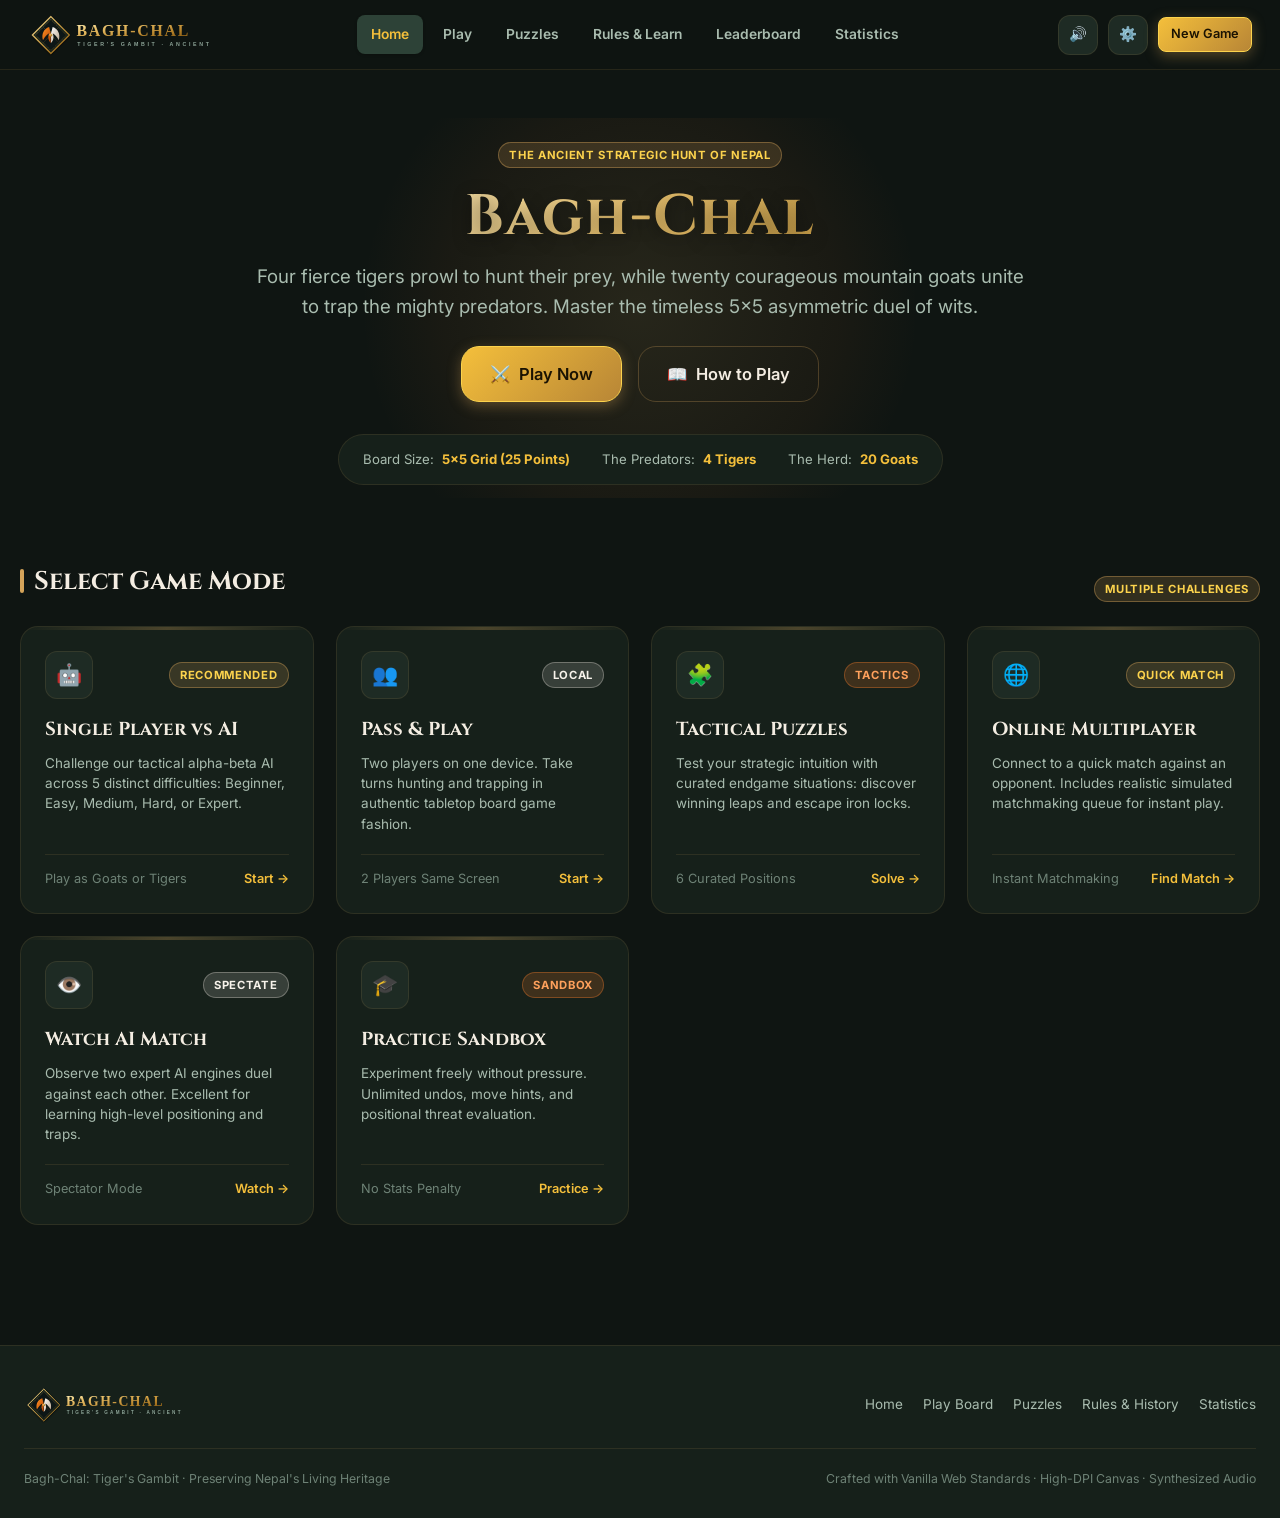
<file: index.html>
<!DOCTYPE html>
<html lang="en" data-theme="midnight">
<head>
  <meta charset="UTF-8">
  <meta name="viewport" content="width=device-width, initial-scale=1.0, maximum-scale=1.0, user-scalable=no">
  <title>Bagh-Chal — Tiger's Gambit | Traditional Board Game</title>
  <meta name="description" content="Experience Bagh-Chal, the ancient asymmetric strategic board game of Nepal. Play as Tigers or Goats with advanced AI, tactical puzzles, handcrafted board designs, and multiple game modes.">

  <!-- Favicon / Vector Icon -->
  <link rel="icon" type="image/svg+xml" href="assets/images/tiger.svg">

  <!-- Google Fonts: Cinzel (Display Serif) & Inter (Sans) -->
  <link rel="preconnect" href="https://fonts.googleapis.com">
  <link rel="preconnect" href="https://fonts.gstatic.com" crossorigin>
  <link href="https://fonts.googleapis.com/css2?family=Cinzel:wght@600;700;800&family=Inter:wght@400;500;600;700&family=JetBrains+Mono:wght@500;700&display=swap" rel="stylesheet">

  <!-- Stylesheets -->
  <link rel="stylesheet" href="css/design-system.css">
  <link rel="stylesheet" href="css/components.css">
  <link rel="stylesheet" href="css/main.css">
  <link rel="stylesheet" href="css/board.css">
  <link rel="stylesheet" href="css/responsive.css">
</head>
<body>

  <!-- Navigation Bar -->
  <nav class="navbar" id="navbar">
    <a class="nav-brand" href="#home" data-nav="home">
      <img src="assets/images/logo.svg" alt="Bagh-Chal Logo" class="nav-logo-img">
    </a>

    <button class="nav-mobile-toggle" id="mobileMenuBtn" aria-label="Toggle Navigation Menu">
      ☰
    </button>

    <div class="nav-links" id="navLinks">
      <a class="nav-link active" href="#home" data-nav="home">Home</a>
      <a class="nav-link" href="#game" data-nav="game">Play</a>
      <a class="nav-link" href="#puzzles" data-nav="puzzles">Puzzles</a>
      <a class="nav-link" href="#learn" data-nav="learn">Rules &amp; Learn</a>
      <a class="nav-link" href="#leaderboard" data-nav="leaderboard">Leaderboard</a>
      <a class="nav-link" href="#statistics" data-nav="statistics">Statistics</a>
    </div>

    <div class="nav-actions">
      <button class="btn btn-icon btn-secondary" id="btnToggleSound" title="Toggle Sound FX">🔊</button>
      <button class="btn btn-icon btn-secondary" id="btnOpenSettings" title="Customization &amp; Settings">⚙️</button>
      <button class="btn btn-sm btn-gold" onclick="window.BaghChal.App.openNewGameModal('ai')">New Game</button>
    </div>
  </nav>

  <!-- Main Content Stage -->
  <main class="app-container">

    <!-- ====================================================================
         VIEW: HOME
         ==================================================================== -->
    <section class="view-section active" id="section-home">
      <div class="hero-section">
        <div class="hero-backdrop"></div>
        <div class="hero-content">
          <div class="hero-badge-wrap">
            <span class="badge badge-gold">The Ancient Strategic Hunt of Nepal</span>
          </div>
          <h1 class="hero-title">Bagh-Chal</h1>
          <p class="hero-subtitle">
            Four fierce tigers prowl to hunt their prey, while twenty courageous mountain goats unite to trap the mighty predators. Master the timeless 5×5 asymmetric duel of wits.
          </p>

          <div class="hero-actions">
            <button class="btn btn-lg btn-gold" id="btnPlayHero">
              <span>⚔️</span> Play Now
            </button>
            <button class="btn btn-lg btn-secondary" id="btnResumeGame" style="display:none;">
              <span>▶️</span> Resume Match
            </button>
            <a class="btn btn-lg btn-outline" href="#learn" data-nav="learn">
              <span>📖</span> How to Play
            </a>
          </div>

          <!-- Quick Stats Strip -->
          <div class="quick-stats-strip">
            <div class="quick-stat-item">
              <span>Board Size:</span>
              <span class="quick-stat-value">5×5 Grid (25 Points)</span>
            </div>
            <div class="quick-stat-item">
              <span>The Predators:</span>
              <span class="quick-stat-value text-tiger">4 Tigers</span>
            </div>
            <div class="quick-stat-item">
              <span>The Herd:</span>
              <span class="quick-stat-value text-goat">20 Goats</span>
            </div>
          </div>
        </div>
      </div>

      <!-- Game Modes Grid -->
      <div class="modes-section">
        <div class="section-header">
          <h2 class="section-title">Select Game Mode</h2>
          <span class="badge badge-gold">Multiple Challenges</span>
        </div>

        <div class="modes-grid">
          <!-- Mode 1: Play vs AI -->
          <div class="mode-card" onclick="window.BaghChal.App.openNewGameModal('ai')">
            <div>
              <div class="mode-card-header">
                <div class="mode-icon-circle">🤖</div>
                <span class="badge badge-gold">Recommended</span>
              </div>
              <h3 class="mode-card-title">Single Player vs AI</h3>
              <p class="mode-card-desc">
                Challenge our tactical alpha-beta AI across 5 distinct difficulties: Beginner, Easy, Medium, Hard, or Expert.
              </p>
            </div>
            <div class="mode-card-footer">
              <span>Play as Goats or Tigers</span>
              <span class="mode-play-action">Start →</span>
            </div>
          </div>

          <!-- Mode 2: Pass & Play -->
          <div class="mode-card" onclick="window.BaghChal.App.openNewGameModal('friend')">
            <div>
              <div class="mode-card-header">
                <div class="mode-icon-circle">👥</div>
                <span class="badge badge-goat">Local</span>
              </div>
              <h3 class="mode-card-title">Pass &amp; Play</h3>
              <p class="mode-card-desc">
                Two players on one device. Take turns hunting and trapping in authentic tabletop board game fashion.
              </p>
            </div>
            <div class="mode-card-footer">
              <span>2 Players Same Screen</span>
              <span class="mode-play-action">Start →</span>
            </div>
          </div>

          <!-- Mode 3: Tactical Puzzles -->
          <div class="mode-card" onclick="window.BaghChal.Router.navigate('puzzles')">
            <div>
              <div class="mode-card-header">
                <div class="mode-icon-circle">🧩</div>
                <span class="badge badge-tiger">Tactics</span>
              </div>
              <h3 class="mode-card-title">Tactical Puzzles</h3>
              <p class="mode-card-desc">
                Test your strategic intuition with curated endgame situations: discover winning leaps and escape iron locks.
              </p>
            </div>
            <div class="mode-card-footer">
              <span>6 Curated Positions</span>
              <span class="mode-play-action">Solve →</span>
            </div>
          </div>

          <!-- Mode 4: Online Matchmaking (Demo / Simulated) -->
          <div class="mode-card" onclick="window.BaghChal.App.openNewGameModal('online')">
            <div>
              <div class="mode-card-header">
                <div class="mode-icon-circle">🌐</div>
                <span class="badge badge-gold">Quick Match</span>
              </div>
              <h3 class="mode-card-title">Online Multiplayer</h3>
              <p class="mode-card-desc">
                Connect to a quick match against an opponent. Includes realistic simulated matchmaking queue for instant play.
              </p>
            </div>
            <div class="mode-card-footer">
              <span>Instant Matchmaking</span>
              <span class="mode-play-action">Find Match →</span>
            </div>
          </div>

          <!-- Mode 5: Watch AI Match -->
          <div class="mode-card" onclick="window.BaghChal.App.openNewGameModal('ai_vs_ai')">
            <div>
              <div class="mode-card-header">
                <div class="mode-icon-circle">👁️</div>
                <span class="badge badge-goat">Spectate</span>
              </div>
              <h3 class="mode-card-title">Watch AI Match</h3>
              <p class="mode-card-desc">
                Observe two expert AI engines duel against each other. Excellent for learning high-level positioning and traps.
              </p>
            </div>
            <div class="mode-card-footer">
              <span>Spectator Mode</span>
              <span class="mode-play-action">Watch →</span>
            </div>
          </div>

          <!-- Mode 6: Practice & Sandbox -->
          <div class="mode-card" onclick="window.BaghChal.App.openNewGameModal('practice')">
            <div>
              <div class="mode-card-header">
                <div class="mode-icon-circle">🎓</div>
                <span class="badge badge-tiger">Sandbox</span>
              </div>
              <h3 class="mode-card-title">Practice Sandbox</h3>
              <p class="mode-card-desc">
                Experiment freely without pressure. Unlimited undos, move hints, and positional threat evaluation.
              </p>
            </div>
            <div class="mode-card-footer">
              <span>No Stats Penalty</span>
              <span class="mode-play-action">Practice →</span>
            </div>
          </div>
        </div>
      </div>
    </section>

    <!-- ====================================================================
         VIEW: GAMEPLAY (3-COLUMN LAYOUT)
         ==================================================================== -->
    <section class="view-section" id="section-game">
      <div class="game-layout">

        <!-- LEFT SIDEBAR: PLAYERS & TRACKERS -->
        <aside class="game-sidebar game-sidebar-left">
          <!-- Player 1 Card: Tigers -->
          <div class="player-card" id="tigerPlayerCard">
            <div class="player-header">
              <div class="player-avatar">
                <img src="assets/images/tiger.svg" alt="Tiger Piece">
              </div>
              <div class="player-details">
                <div class="player-name" id="tigerPlayerName">The Tigers</div>
                <div class="player-subtext">4 Prowling Hunters</div>
              </div>
              <div class="player-clock" id="tigerClockDisplay">∞</div>
            </div>

            <!-- Tiger Trapped Indicator -->
            <div class="piece-tracker-box">
              <div class="tracker-title">
                <span>TIGER MOBILITY</span>
                <span class="text-tiger">Status</span>
              </div>
              <div class="tiger-trap-slots" id="tigerTrapsContainer">
                <div class="tiger-status-slot free">T1: Free</div>
                <div class="tiger-status-slot free">T2: Free</div>
                <div class="tiger-status-slot free">T3: Free</div>
                <div class="tiger-status-slot free">T4: Free</div>
              </div>
            </div>
          </div>

          <!-- Player 2 Card: Goats -->
          <div class="player-card active-turn" id="goatPlayerCard">
            <div class="player-header">
              <div class="player-avatar">
                <img src="assets/images/goat.svg" alt="Goat Piece">
              </div>
              <div class="player-details">
                <div class="player-name" id="goatPlayerName">The Goats</div>
                <div class="player-subtext">20 Mountain Goats</div>
              </div>
              <div class="player-clock" id="goatClockDisplay">∞</div>
            </div>

            <!-- Goats to Place visualizer (20 slots) -->
            <div class="piece-tracker-box">
              <div class="tracker-title">
                <span>UNPLACED GOATS (REMAINING)</span>
                <span class="text-gold" id="goatsToPlaceCounter">20 / 20</span>
              </div>
              <div class="slots-container" id="goatsToPlaceSlots">
                <!-- 20 small round slots dynamically generated -->
              </div>
            </div>

            <!-- Captured Goats visualizer (5 slots) -->
            <div class="piece-tracker-box">
              <div class="tracker-title">
                <span>CAPTURED BY TIGERS (5 TO WIN)</span>
                <span class="text-tiger" id="goatsCapturedCounter">0 / 5</span>
              </div>
              <div class="slots-container" id="capturedGoatsSlots" style="gap: 8px;">
                <!-- 5 captured slots -->
              </div>
            </div>
          </div>

          <!-- Evaluation Meter -->
          <div class="threat-meter">
            <div class="threat-labels">
              <span class="text-tiger">🐅 Tigers Advantage</span>
              <span class="text-goat">🐐 Goats Advantage</span>
            </div>
            <div class="threat-bar-track">
              <div class="threat-bar-fill" id="threatMeterFill" style="width: 50%;"></div>
            </div>
          </div>
        </aside>

        <!-- CENTER STAGE: BOARD & CANVAS -->
        <main class="board-stage">
          <!-- Turn Status Alert Banner -->
          <div class="turn-banner goats-turn" id="turnAlertBanner">
            <div class="turn-info">
              <span class="turn-indicator-dot"></span>
              <span class="turn-instruction" id="turnInstructionText">Goats' Turn — Place goat on any empty intersection</span>
            </div>
            <span class="phase-pill" id="phasePill">Placement Phase</span>
          </div>

          <!-- Board Wooden Frame -->
          <div class="board-frame" id="boardContainer">
            <canvas id="gameCanvas" width="500" height="500"></canvas>
          </div>

          <!-- Floating Board Controls -->
          <div class="board-floating-toolbar">
            <button class="btn btn-sm btn-secondary" id="btnToggleCoords" title="Toggle Board Coordinates">
              <span>🔤</span> Coordinates
            </button>
            <button class="btn btn-sm btn-secondary" id="btnExportPGN" title="Copy Match Moves">
              <span>📋</span> Copy Moves
            </button>
          </div>
        </main>

        <!-- RIGHT SIDEBAR: MOVE HISTORY & ACTION CONTROLS -->
        <aside class="game-sidebar game-sidebar-right">
          <!-- Move History Card -->
          <div class="card history-card">
            <div class="history-card-header">
              <h3 class="title-serif" style="font-size: 1.1rem; color: var(--color-gold-300);">Move History</h3>
              <span class="badge badge-gold" id="moveCountBadge">Turn 1</span>
            </div>

            <!-- Move Table -->
            <div class="move-log-table" id="moveLogContainer">
              <div style="padding: 24px 12px; text-align: center; color: var(--text-muted); font-size: 0.85rem;">
                No moves played yet.
              </div>
            </div>
          </div>

          <!-- Gameplay Action Controls -->
          <div class="card">
            <h4 class="title-serif" style="font-size: 1rem; margin-bottom: 12px; color: var(--color-gold-300);">Match Controls</h4>
            <div class="game-actions-grid">
              <button class="btn btn-secondary" id="btnUndo" title="Take back previous move">
                <span>↩️</span> Undo
              </button>
              <button class="btn btn-secondary" id="btnHint" title="Ask AI for tactical hint">
                <span>💡</span> Hint
              </button>
              <button class="btn btn-secondary" id="btnRestart" title="Restart this match">
                <span>🔄</span> Restart
              </button>
              <button class="btn btn-danger" id="btnResign" title="Resign this match">
                <span>🏳️</span> Resign
              </button>
            </div>

            <div style="margin-top: 10px; display: flex; gap: 8px;">
              <button class="btn btn-outline" id="btnSaveGame" style="flex: 1;" title="Save match to browser">
                <span>💾</span> Save Match
              </button>
              <button class="btn btn-gold" style="flex: 1;" onclick="window.BaghChal.App.openNewGameModal()">
                <span>⚔️</span> New Match
              </button>
            </div>
          </div>
        </aside>

      </div>
    </section>

    <!-- ====================================================================
         VIEW: PUZZLES
         ==================================================================== -->
    <section class="view-section" id="section-puzzles">
      <div style="text-align: center; max-width: 680px; margin: 0 auto 36px;">
        <span class="badge badge-gold">Sharpen Your Mind</span>
        <h2 class="hero-title" style="font-size: 2.4rem; margin: 8px 0 12px;">Tactical Puzzles</h2>
        <p style="color: var(--text-secondary);">
          Master critical endgame patterns. Solve tactical dilemmas where one precise leap or block determines victory.
        </p>
      </div>

      <div class="modes-grid" id="puzzlesGrid">
        <!-- Puzzles injected by App.renderPuzzlesList() -->
      </div>
    </section>

    <!-- ====================================================================
         VIEW: LEARN & RULES
         ==================================================================== -->
    <section class="view-section" id="section-learn">
      <div style="text-align: center; max-width: 680px; margin: 0 auto 36px;">
        <span class="badge badge-gold">Ancient Wisdom</span>
        <h2 class="hero-title" style="font-size: 2.4rem; margin: 8px 0 12px;">Rules &amp; Strategy</h2>
        <p style="color: var(--text-secondary);">
          Learn how to command the four prowling tigers and twenty courageous goats in traditional Nepali Bagh-Chal.
        </p>
      </div>

      <div style="display: flex; flex-direction: column; gap: 20px; max-width: 820px; margin: 0 auto;">
        <!-- Card 1 -->
        <div class="card">
          <div style="display: flex; align-items: center; gap: 12px; margin-bottom: 12px;">
            <span class="badge badge-gold">Rule 1</span>
            <h3 class="title-serif" style="font-size: 1.3rem; color: var(--color-gold-300);">The Sacred Alquerque Grid</h3>
          </div>
          <p style="color: var(--text-secondary); line-height: 1.6; margin-bottom: 12px;">
            Bagh-Chal is played on a 5×5 grid with 25 intersections. All pieces stand directly on the intersection points. Lines connect points horizontally, vertically, and along specific diagonals (where <code>(row + column)</code> is even).
          </p>
          <div style="background: var(--bg-surface-elevated); padding: 12px 16px; border-radius: var(--radius-md); font-size: 0.9rem; border-left: 3px solid var(--color-gold-500);">
            💡 <strong>Key note:</strong> Not all points have diagonals! Only intersections with even coordinates share diagonal connections. The central point (C3) connects in all 8 directions.
          </div>
        </div>

        <!-- Card 2 -->
        <div class="card">
          <div style="display: flex; align-items: center; gap: 12px; margin-bottom: 12px;">
            <span class="badge badge-tiger">Rule 2</span>
            <h3 class="title-serif" style="font-size: 1.3rem; color: var(--color-tiger-500);">The Four Corner Tigers</h3>
          </div>
          <p style="color: var(--text-secondary); line-height: 1.6; margin-bottom: 12px;">
            The four tigers begin stationed at the four corners of the board (A1, E1, A5, E5). A tiger can:
          </p>
          <ul style="margin-left: 20px; color: var(--text-secondary); line-height: 1.6;">
            <li><strong>Step:</strong> Move one step along any connected line to an adjacent vacant intersection.</li>
            <li><strong>Pounce &amp; Capture:</strong> Leap over an adjacent goat into an immediately vacant spot along a straight connected line. The jumped goat is captured and removed permanently.</li>
          </ul>
        </div>

        <!-- Card 3 -->
        <div class="card">
          <div style="display: flex; align-items: center; gap: 12px; margin-bottom: 12px;">
            <span class="badge badge-goat">Rule 3</span>
            <h3 class="title-serif" style="font-size: 1.3rem; color: var(--color-goat-500);">The Twenty Goats: Placement &amp; Movement</h3>
          </div>
          <p style="color: var(--text-secondary); line-height: 1.6; margin-bottom: 12px;">
            Goats start off the board and enter one by one during the <strong>Placement Phase</strong>. Goats always take the first turn of the match.
          </p>
          <ul style="margin-left: 20px; color: var(--text-secondary); line-height: 1.6;">
            <li>During placement, goats <em>cannot move</em> — they can only be placed on an empty intersection.</li>
            <li>Once all 20 goats have been placed on the board, the <strong>Movement Phase</strong> begins.</li>
            <li>In the movement phase, goats can move 1 step along any connected line to an adjacent empty intersection. Goats cannot capture tigers.</li>
          </ul>
        </div>

        <!-- Card 4 -->
        <div class="card">
          <div style="display: flex; align-items: center; gap: 12px; margin-bottom: 12px;">
            <span class="badge badge-gold">Rule 4</span>
            <h3 class="title-serif" style="font-size: 1.3rem; color: var(--color-gold-300);">Victory &amp; Draw Conditions</h3>
          </div>
          <div style="display: grid; grid-template-columns: 1fr 1fr; gap: 14px; margin-top: 8px;">
            <div style="background: rgba(226, 116, 41, 0.12); padding: 14px; border-radius: var(--radius-md); border: 1px solid rgba(226, 116, 41, 0.3);">
              <h4 style="color: var(--color-tiger-500); margin-bottom: 6px;">🐅 Tigers Win:</h4>
              <p style="font-size: 0.9rem; color: var(--text-secondary);">By capturing <strong>5 goats</strong>. With 5 goats removed, the remaining herd cannot trap all tigers.</p>
            </div>
            <div style="background: rgba(244, 239, 230, 0.08); padding: 14px; border-radius: var(--radius-md); border: 1px solid rgba(244, 239, 230, 0.2);">
              <h4 style="color: var(--color-goat-500); margin-bottom: 6px;">🐐 Goats Win:</h4>
              <p style="font-size: 0.9rem; color: var(--text-secondary);">By completely <strong>trapping all 4 tigers</strong> so that none of the tigers can make any legal step or leap.</p>
            </div>
          </div>
        </div>
      </div>
    </section>

    <!-- ====================================================================
         VIEW: LEADERBOARD
         ==================================================================== -->
    <section class="view-section" id="section-leaderboard">
      <div style="text-align: center; max-width: 680px; margin: 0 auto 36px;">
        <span class="badge badge-gold">Champions</span>
        <h2 class="hero-title" style="font-size: 2.4rem; margin: 8px 0 12px;">Leaderboard &amp; Records</h2>
        <p style="color: var(--text-secondary);">
          Benchmark your Bagh-Chal prowess against Himalayan masters and view your complete match history.
        </p>
      </div>

      <div id="leaderboardContainer" style="max-width: 840px; margin: 0 auto;">
        <!-- Injected by Leaderboard.render() -->
      </div>
    </section>

    <!-- ====================================================================
         VIEW: STATISTICS
         ==================================================================== -->
    <section class="view-section" id="section-statistics">
      <div style="text-align: center; max-width: 680px; margin: 0 auto 36px;">
        <span class="badge badge-gold">Analytics</span>
        <h2 class="hero-title" style="font-size: 2.4rem; margin: 8px 0 12px;">Strategic Statistics</h2>
        <p style="color: var(--text-secondary);">
          Comprehensive breakdown of your performance, win rates by side, and AI difficulty mastery.
        </p>
      </div>

      <div id="statsContainer" style="max-width: 840px; margin: 0 auto;">
        <!-- Injected by Statistics.render() -->
      </div>
    </section>

  </main>

  <!-- ====================================================================
       FOOTER
       ==================================================================== -->
  <footer class="app-footer">
    <div class="footer-inner">
      <div class="footer-top">
        <div style="display: flex; align-items: center; gap: 10px;">
          <img src="assets/images/logo.svg" alt="Bagh-Chal" style="height: 38px;">
        </div>
        <ul class="footer-links">
          <li><a href="#home">Home</a></li>
          <li><a href="#game">Play Board</a></li>
          <li><a href="#puzzles">Puzzles</a></li>
          <li><a href="#learn">Rules &amp; History</a></li>
          <li><a href="#statistics">Statistics</a></li>
        </ul>
      </div>
      <div class="footer-bottom">
        <span>Bagh-Chal: Tiger's Gambit · Preserving Nepal's Living Heritage</span>
        <span>Crafted with Vanilla Web Standards · High-DPI Canvas · Synthesized Audio</span>
      </div>
    </div>
  </footer>

  <!-- ====================================================================
       MODALS
       ==================================================================== -->

  <!-- Modal: New Game Configuration -->
  <div class="modal-backdrop" id="modal-new-game">
    <div class="modal-dialog">
      <div class="modal-header">
        <h3 class="modal-title">Configure New Match</h3>
        <button class="modal-close" aria-label="Close dialog">×</button>
      </div>
      <div class="modal-body">
        <div class="form-group">
          <label class="form-label" for="newGameMode">Game Mode</label>
          <select class="form-control" id="newGameMode" onchange="window.BaghChal.App.updateNewGameModalFields()">
            <option value="ai">Single Player vs AI</option>
            <option value="friend">Local 2-Player (Pass &amp; Play)</option>
            <option value="online">Online Multiplayer (Quick Match)</option>
            <option value="practice">Practice Sandbox (No Pressure)</option>
            <option value="ai_vs_ai">Watch AI vs AI Duel</option>
          </select>
        </div>

        <div class="form-group">
          <label class="form-label" for="newGameSide">Choose Your Side</label>
          <select class="form-control" id="newGameSide">
            <option value="goats">Play as Goats (Moves First)</option>
            <option value="tigers">Play as Tigers (The Predators)</option>
            <option value="random">Random Side Assignment</option>
          </select>
        </div>

        <div class="form-group" id="aiDifficultyGroup">
          <label class="form-label" for="newGameDifficulty">AI Difficulty</label>
          <select class="form-control" id="newGameDifficulty">
            <option value="beginner">Beginner — Casual moves, easy to trap</option>
            <option value="easy">Easy — Basic captures, makes blunders</option>
            <option value="medium" selected>Medium — Balanced tactical play</option>
            <option value="hard">Hard — 3-ply minimax search, sharp tactics</option>
            <option value="expert">Expert — Deep alpha-beta tree, master traps</option>
          </select>
        </div>

        <div class="form-group">
          <label class="form-label" for="newGameTimer">Match Clock</label>
          <select class="form-control" id="newGameTimer">
            <option value="none">Untimed (Relaxed Tabletop)</option>
            <option value="60">1-Minute Blitz (60s)</option>
            <option value="180">3-Minute Rapid (180s)</option>
            <option value="300">5-Minute Classical (300s)</option>
            <option value="600">10-Minute Tournament (600s)</option>
          </select>
        </div>
      </div>
      <div class="modal-footer">
        <button class="btn btn-secondary modal-close">Cancel</button>
        <button class="btn btn-gold" id="btnStartGameFromModal">Start Battle</button>
      </div>
    </div>
  </div>

  <!-- Modal: Settings & Customization -->
  <div class="modal-backdrop" id="modal-settings">
    <div class="modal-dialog">
      <div class="modal-header">
        <h3 class="modal-title">Settings &amp; Preferences</h3>
        <button class="modal-close" aria-label="Close dialog">×</button>
      </div>
      <div class="modal-body">
        <div class="form-group">
          <label class="form-label" for="settingTheme">Interface Theme</label>
          <select class="form-control" id="settingTheme">
            <option value="midnight">Midnight Forest (Deep Green &amp; Gold)</option>
            <option value="obsidian">Obsidian Night (Charcoal &amp; Amber)</option>
            <option value="parchment">Ancient Parchment (Light Mode)</option>
          </select>
        </div>

        <div class="form-group">
          <label class="form-label" for="settingBoard">Board Wood Material</label>
          <select class="form-control" id="settingBoard">
            <option value="walnut">Royal Walnut (Classic Handcrafted Dark Wood)</option>
            <option value="teak">Golden Teak (Warm Vibrant Wood Grain)</option>
            <option value="slate">Himalayan Slate (Carved Mountain Stone)</option>
            <option value="sandstone">Ancient Sandstone (Pale Temple Stone)</option>
          </select>
        </div>

        <div style="border-top: 1px solid var(--border-subtle); margin: 16px 0; padding-top: 12px;">
          <label class="switch-label">
            <span>Show Board Coordinates (A-E, 1-5)</span>
            <input type="checkbox" id="settingCoords" class="switch-input" checked>
            <span class="switch-track"></span>
          </label>

          <label class="switch-label">
            <span>Highlight Legal Moves</span>
            <input type="checkbox" id="settingLegalMoves" class="switch-input" checked>
            <span class="switch-track"></span>
          </label>

          <label class="switch-label">
            <span>Highlight Last Move Path</span>
            <input type="checkbox" id="settingLastMove" class="switch-input" checked>
            <span class="switch-track"></span>
          </label>

          <label class="switch-label">
            <span>Synthesized Sound Effects</span>
            <input type="checkbox" id="settingSound" class="switch-input" checked>
            <span class="switch-track"></span>
          </label>
        </div>
      </div>
      <div class="modal-footer">
        <button class="btn btn-secondary modal-close">Cancel</button>
        <button class="btn btn-gold" id="btnSaveSettings">Save Preferences</button>
      </div>
    </div>
  </div>

  <!-- Modal: Game Over Summary -->
  <div class="modal-backdrop" id="modal-game-over">
    <div class="modal-dialog" style="text-align: center;">
      <div class="modal-body" style="padding: 36px 24px;">
        <div id="gameOverIcon" style="margin-bottom: 16px;"></div>
        <h2 class="hero-title" id="gameOverTitle" style="font-size: 2.1rem; margin-bottom: 8px;">The Goats Triumph!</h2>
        <p id="gameOverSubtitle" style="color: var(--text-secondary); margin-bottom: 28px; font-size: 1.05rem;">
          All 4 tigers have been completely immobilized!
        </p>

        <div style="display: flex; gap: 12px; justify-content: center;">
          <button class="btn btn-lg btn-gold" id="btnGameOverPlayAgain">Play Again</button>
          <button class="btn btn-lg btn-secondary" onclick="window.BaghChal.Router.navigate('home'); document.getElementById('modal-game-over').classList.remove('active');">Home</button>
        </div>
      </div>
    </div>
  </div>

  <!-- Modal: Simulated Online Matchmaking -->
  <div class="modal-backdrop" id="modal-matchmaking">
    <div class="modal-dialog" style="text-align: center;">
      <div class="modal-body" style="padding: 36px 24px;">
        <div style="font-size: 2.8rem; margin-bottom: 16px; animation: pulseDot 1.4s infinite ease-in-out;">🌐</div>
        <h3 class="title-serif" style="font-size: 1.5rem; color: var(--color-gold-300); margin-bottom: 8px;">Searching for Opponent</h3>
        <p id="matchmakingCountdown" style="color: var(--text-secondary); font-size: 0.95rem; margin-bottom: 24px;">Connecting to matchmaking queue...</p>
        <button class="btn btn-outline" id="btnCancelMatchmaking">Cancel</button>
      </div>
    </div>
  </div>

  <!-- Toast Notification Container -->
  <div class="toast-container" id="toastContainer"></div>

  <!-- JavaScript Modules in Dependency Order -->
  <script src="js/utils/constants.js"></script>
  <script src="js/utils/helpers.js"></script>
  <script src="js/utils/dom.js"></script>
  <script src="js/storage/local-storage.js"></script>
  <script src="js/storage/data-migration.js"></script>
  <script src="js/game/rules-engine.js"></script>
  <script src="js/game/move-validator.js"></script>
  <script src="js/game/win-detection.js"></script>
  <script src="js/game/game-state.js"></script>
  <script src="js/game/move-history.js"></script>
  <script src="js/game/board-renderer.js"></script>
  <script src="js/ai/evaluation.js"></script>
  <script src="js/ai/difficulty.js"></script>
  <script src="js/ai/ai-engine.js"></script>
  <script src="js/features/sound.js"></script>
  <script src="js/features/timer.js"></script>
  <script src="js/features/hints.js"></script>
  <script src="js/features/puzzles.js"></script>
  <script src="js/features/tutorial.js"></script>
  <script src="js/features/statistics.js"></script>
  <script src="js/features/leaderboard.js"></script>
  <script src="js/game/game-controller.js"></script>
  <script src="js/router.js"></script>
  <script src="js/app.js"></script>

</body>
</html>
</file>
<file: css/design-system.css>
/* ==========================================================================
   BAGH-CHAL: TIGER'S GAMBIT — DESIGN SYSTEM & TOKENS
   ========================================================================== */

:root {
  /* Brand Palettes */
  --color-gold-50:  #fffbee;
  --color-gold-100: #fef3c7;
  --color-gold-200: #fde68a;
  --color-gold-300: #fcd34d;
  --color-gold-400: #f4bf3b;
  --color-gold-500: #d4a359;
  --color-gold-600: #b88636;
  --color-gold-700: #8c6018;

  --color-tiger-500: #e27429;
  --color-tiger-600: #b84f0b;
  --color-tiger-glow: rgba(226, 116, 41, 0.35);

  --color-goat-500:  #f4efe6;
  --color-goat-600:  #ded2be;
  --color-goat-glow:  rgba(244, 239, 230, 0.4);

  /* Semantic Tones */
  --color-success: #38a169;
  --color-danger:  #e53e3e;
  --color-warning: #dd6b20;
  --color-info:    #3182ce;

  /* Default Theme: Midnight Forest */
  --bg-app:        #0f1512;
  --bg-surface:    #16201a;
  --bg-surface-elevated: #1e2b24;
  --bg-surface-hover:    #26382f;
  --bg-surface-active:   #2d4237;

  --border-subtle: rgba(212, 163, 89, 0.12);
  --border-strong: rgba(212, 163, 89, 0.28);
  --border-focus:  var(--color-gold-400);

  --text-primary:   #f4ede2;
  --text-secondary: #a9bcaf;
  --text-muted:     #6e8276;
  --text-inverse:   #0f1512;
  --text-gold:      #e5c27d;

  /* Typography */
  --font-serif: 'Cinzel', 'Georgia', 'Palatino', serif;
  --font-sans:  'Inter', -apple-system, BlinkMacSystemFont, 'Segoe UI', Roboto, sans-serif;
  --font-mono:  'JetBrains Mono', 'Fira Code', 'Courier New', monospace;

  /* Radii */
  --radius-xs: 4px;
  --radius-sm: 8px;
  --radius-md: 12px;
  --radius-lg: 18px;
  --radius-xl: 24px;
  --radius-full: 9999px;

  /* Shadows */
  --shadow-sm: 0 2px 6px rgba(0, 0, 0, 0.35);
  --shadow-md: 0 4px 14px rgba(0, 0, 0, 0.45);
  --shadow-lg: 0 10px 30px rgba(0, 0, 0, 0.6);
  --shadow-glow-gold: 0 0 20px rgba(212, 163, 89, 0.25);
  --shadow-glow-tiger: 0 0 24px rgba(226, 116, 41, 0.4);
  --shadow-glow-goat: 0 0 24px rgba(244, 239, 230, 0.3);

  /* Transitions */
  --transition-fast: 150ms cubic-bezier(0.4, 0, 0.2, 1);
  --transition-normal: 250ms cubic-bezier(0.4, 0, 0.2, 1);
  --transition-smooth: 400ms cubic-bezier(0.16, 1, 0.3, 1);

  /* Layout */
  --nav-height: 70px;
  --container-max: 1280px;
}

/* Theme: Obsidian Night (Charcoal & Amber) */
[data-theme="obsidian"] {
  --bg-app:        #0c0d10;
  --bg-surface:    #14171d;
  --bg-surface-elevated: #1d222b;
  --bg-surface-hover:    #252c38;
  --bg-surface-active:   #2e3645;
  --border-subtle: rgba(226, 172, 90, 0.1);
  --border-strong: rgba(226, 172, 90, 0.25);
  --text-primary:   #f5f5f7;
  --text-secondary: #9da6b8;
  --text-muted:     #636b7a;
}

/* Theme: Ancient Parchment (Light Mode) */
[data-theme="parchment"] {
  --bg-app:        #f5efe4;
  --bg-surface:    #fdfaf3;
  --bg-surface-elevated: #ffffff;
  --bg-surface-hover:    #ede3d2;
  --bg-surface-active:   #dfd2bd;
  --border-subtle: rgba(140, 96, 24, 0.18);
  --border-strong: rgba(140, 96, 24, 0.4);
  --text-primary:   #261d15;
  --text-secondary: #5e4c3c;
  --text-muted:     #8f7a66;
  --text-inverse:   #fdfaf3;
  --text-gold:      #8c6018;
  --shadow-sm: 0 2px 6px rgba(60, 40, 15, 0.08);
  --shadow-md: 0 4px 14px rgba(60, 40, 15, 0.12);
  --shadow-lg: 0 10px 30px rgba(60, 40, 15, 0.18);
}

/* Reduced Motion Override */
@media (prefers-reduced-motion: reduce) {
  *, *::before, *::after {
    animation-duration: 0.01ms !important;
    animation-iteration-count: 1 !important;
    transition-duration: 0.01ms !important;
    scroll-behavior: auto !important;
  }
}

/* Base Resets & Global Typography */
*, *::before, *::after {
  box-sizing: border-box;
  margin: 0;
  padding: 0;
}

html, body {
  width: 100%;
  min-height: 100vh;
  background-color: var(--bg-app);
  color: var(--text-primary);
  font-family: var(--font-sans);
  font-size: 15px;
  line-height: 1.6;
  -webkit-font-smoothing: antialiased;
  -moz-osx-font-smoothing: grayscale;
  overflow-x: hidden;
}

button, input, select, textarea {
  font: inherit;
  color: inherit;
}

a {
  color: inherit;
  text-decoration: none;
}

img, svg {
  display: block;
  max-width: 100%;
}
</file>
<file: css/components.css>
/* ==========================================================================
   BAGH-CHAL: REUSABLE UI COMPONENTS
   ========================================================================== */

/* Typography Helpers */
.title-serif {
  font-family: var(--font-serif);
  letter-spacing: 0.04em;
  font-weight: 700;
}

.text-gold {
  color: var(--color-gold-400);
}

.text-tiger {
  color: var(--color-tiger-500);
}

.text-goat {
  color: var(--color-goat-500);
}

.text-muted {
  color: var(--text-muted);
}

/* Buttons */
.btn {
  display: inline-flex;
  align-items: center;
  justify-content: center;
  gap: 8px;
  font-weight: 600;
  font-size: 0.95rem;
  padding: 10px 20px;
  border-radius: var(--radius-md);
  border: 1px solid transparent;
  cursor: pointer;
  user-select: none;
  transition: all var(--transition-fast);
  white-space: nowrap;
}

.btn:active {
  transform: translateY(1px);
}

.btn:focus-visible {
  outline: 2px solid var(--border-focus);
  outline-offset: 2px;
}

.btn-primary, .btn-gold {
  background: linear-gradient(135deg, var(--color-gold-400), var(--color-gold-600));
  color: #1a1202;
  box-shadow: 0 4px 14px rgba(212, 163, 89, 0.35);
  border-color: var(--color-gold-300);
}

.btn-primary:hover, .btn-gold:hover {
  background: linear-gradient(135deg, var(--color-gold-300), var(--color-gold-500));
  box-shadow: 0 6px 20px rgba(212, 163, 89, 0.5);
  transform: translateY(-1px);
}

.btn-secondary {
  background-color: var(--bg-surface-elevated);
  color: var(--text-primary);
  border-color: var(--border-subtle);
}

.btn-secondary:hover {
  background-color: var(--bg-surface-hover);
  border-color: var(--border-strong);
  color: var(--color-gold-300);
}

.btn-outline {
  background: transparent;
  border-color: var(--border-strong);
  color: var(--text-primary);
}

.btn-outline:hover {
  background: var(--bg-surface-elevated);
  border-color: var(--color-gold-400);
  color: var(--color-gold-300);
}

.btn-danger {
  background-color: rgba(229, 62, 62, 0.15);
  color: #fc8181;
  border-color: rgba(229, 62, 62, 0.35);
}

.btn-danger:hover {
  background-color: rgba(229, 62, 62, 0.3);
  border-color: #e53e3e;
  color: #fff;
}

.btn-sm {
  padding: 6px 12px;
  font-size: 0.85rem;
  border-radius: var(--radius-sm);
}

.btn-lg {
  padding: 14px 28px;
  font-size: 1.1rem;
  border-radius: var(--radius-lg);
}

.btn-icon {
  width: 40px;
  height: 40px;
  padding: 0;
  border-radius: var(--radius-md);
  display: inline-flex;
  align-items: center;
  justify-content: center;
}

.btn:disabled, .btn[disabled] {
  opacity: 0.45;
  cursor: not-allowed;
  transform: none !important;
  box-shadow: none !important;
}

/* Badges */
.badge {
  display: inline-flex;
  align-items: center;
  gap: 5px;
  padding: 3px 10px;
  font-size: 0.75rem;
  font-weight: 700;
  text-transform: uppercase;
  letter-spacing: 0.06em;
  border-radius: var(--radius-full);
}

.badge-gold {
  background: rgba(212, 163, 89, 0.18);
  color: var(--color-gold-300);
  border: 1px solid rgba(212, 163, 89, 0.4);
}

.badge-tiger {
  background: rgba(226, 116, 41, 0.2);
  color: #ffa15c;
  border: 1px solid rgba(226, 116, 41, 0.4);
}

.badge-goat {
  background: rgba(244, 239, 230, 0.15);
  color: #f7f3eb;
  border: 1px solid rgba(244, 239, 230, 0.3);
}

/* Cards */
.card {
  background: var(--bg-surface);
  border: 1px solid var(--border-subtle);
  border-radius: var(--radius-lg);
  padding: 24px;
  box-shadow: var(--shadow-sm);
  transition: all var(--transition-normal);
  position: relative;
  overflow: hidden;
}

.card-interactive {
  cursor: pointer;
}

.card-interactive:hover {
  transform: translateY(-4px);
  border-color: var(--border-strong);
  background: var(--bg-surface-elevated);
  box-shadow: var(--shadow-lg), var(--shadow-glow-gold);
}

/* Segmented Control / Tabs */
.segmented-control {
  display: inline-flex;
  background: var(--bg-surface-elevated);
  padding: 4px;
  border-radius: var(--radius-md);
  border: 1px solid var(--border-subtle);
  gap: 4px;
}

.segment-btn {
  padding: 6px 14px;
  border-radius: var(--radius-sm);
  border: none;
  background: transparent;
  color: var(--text-secondary);
  font-size: 0.85rem;
  font-weight: 600;
  cursor: pointer;
  transition: all var(--transition-fast);
}

.segment-btn:hover {
  color: var(--text-primary);
}

.segment-btn.active {
  background: var(--bg-surface-active);
  color: var(--color-gold-300);
  box-shadow: var(--shadow-sm);
}

/* Form Elements */
.form-group {
  margin-bottom: 18px;
  text-align: left;
}

.form-label {
  display: block;
  font-size: 0.85rem;
  font-weight: 600;
  color: var(--text-secondary);
  margin-bottom: 6px;
}

.form-control {
  width: 100%;
  padding: 10px 14px;
  background: var(--bg-surface-elevated);
  border: 1px solid var(--border-subtle);
  border-radius: var(--radius-md);
  color: var(--text-primary);
  font-size: 0.95rem;
  outline: none;
  transition: border-color var(--transition-fast);
}

.form-control:focus {
  border-color: var(--color-gold-400);
  box-shadow: 0 0 0 3px rgba(212, 163, 89, 0.2);
}

/* Toggle Switch */
.switch-label {
  display: flex;
  align-items: center;
  justify-content: space-between;
  cursor: pointer;
  padding: 10px 0;
}

.switch-input {
  opacity: 0;
  width: 0;
  height: 0;
  position: absolute;
}

.switch-track {
  width: 44px;
  height: 24px;
  background-color: var(--bg-surface-hover);
  border-radius: var(--radius-full);
  position: relative;
  transition: background-color var(--transition-fast);
  border: 1px solid var(--border-subtle);
}

.switch-track::after {
  content: "";
  position: absolute;
  top: 2px;
  left: 2px;
  width: 18px;
  height: 18px;
  background-color: #fff;
  border-radius: 50%;
  transition: transform var(--transition-fast);
}

.switch-input:checked + .switch-track {
  background-color: var(--color-gold-500);
}

.switch-input:checked + .switch-track::after {
  transform: translateX(20px);
  background-color: #1a1202;
}

/* Modals */
.modal-backdrop {
  position: fixed;
  inset: 0;
  background: rgba(8, 12, 10, 0.75);
  backdrop-filter: blur(8px);
  -webkit-backdrop-filter: blur(8px);
  z-index: 1000;
  display: flex;
  align-items: center;
  justify-content: center;
  padding: 20px;
  opacity: 0;
  visibility: hidden;
  transition: opacity var(--transition-normal), visibility var(--transition-normal);
}

.modal-backdrop.active {
  opacity: 1;
  visibility: visible;
}

.modal-dialog {
  background: var(--bg-surface);
  border: 1px solid var(--border-strong);
  border-radius: var(--radius-xl);
  box-shadow: var(--shadow-lg), var(--shadow-glow-gold);
  width: 100%;
  max-width: 540px;
  max-height: 90vh;
  overflow-y: auto;
  transform: scale(0.94) translateY(12px);
  transition: transform var(--transition-smooth);
}

.modal-backdrop.active .modal-dialog {
  transform: scale(1) translateY(0);
}

.modal-header {
  padding: 20px 24px;
  border-bottom: 1px solid var(--border-subtle);
  display: flex;
  align-items: center;
  justify-content: space-between;
}

.modal-title {
  font-family: var(--font-serif);
  font-size: 1.35rem;
  color: var(--color-gold-300);
}

.modal-close {
  background: transparent;
  border: none;
  font-size: 1.5rem;
  color: var(--text-muted);
  cursor: pointer;
  padding: 4px 8px;
  border-radius: var(--radius-sm);
  transition: color var(--transition-fast);
}

.modal-close:hover {
  color: var(--text-primary);
}

.modal-body {
  padding: 24px;
}

.modal-footer {
  padding: 16px 24px;
  border-top: 1px solid var(--border-subtle);
  display: flex;
  justify-content: flex-end;
  gap: 12px;
}

/* Toast Notifications */
.toast-container {
  position: fixed;
  bottom: 24px;
  right: 24px;
  z-index: 2000;
  display: flex;
  flex-direction: column;
  gap: 10px;
  pointer-events: none;
}

.toast {
  pointer-events: auto;
  background: var(--bg-surface-elevated);
  border: 1px solid var(--border-strong);
  border-radius: var(--radius-md);
  padding: 12px 18px;
  color: var(--text-primary);
  font-size: 0.9rem;
  box-shadow: var(--shadow-lg);
  display: flex;
  align-items: center;
  gap: 12px;
  min-width: 280px;
  max-width: 400px;
  transform: translateY(10px) scale(0.95);
  opacity: 0;
  transition: transform var(--transition-normal), opacity var(--transition-normal);
}

.toast.show {
  transform: translateY(0) scale(1);
  opacity: 1;
}

.toast-gold { border-left: 4px solid var(--color-gold-400); }
.toast-tiger { border-left: 4px solid var(--color-tiger-500); }
.toast-goat { border-left: 4px solid var(--color-goat-500); }
.toast-danger { border-left: 4px solid var(--color-danger); }
</file>
<file: css/main.css>
/* ==========================================================================
   BAGH-CHAL: MAIN APPLICATION LAYOUT & PAGES
   ========================================================================== */

/* Navbar */
.navbar {
  position: sticky;
  top: 0;
  width: 100%;
  height: var(--nav-height);
  background: rgba(15, 21, 18, 0.88);
  backdrop-filter: blur(12px);
  -webkit-backdrop-filter: blur(12px);
  border-bottom: 1px solid var(--border-subtle);
  z-index: 500;
  display: flex;
  align-items: center;
  justify-content: space-between;
  padding: 0 28px;
  transition: background var(--transition-normal);
}

.nav-brand {
  display: flex;
  align-items: center;
  gap: 12px;
  cursor: pointer;
  text-decoration: none;
}

.nav-logo-img {
  height: 44px;
  width: auto;
}

.nav-links {
  display: flex;
  align-items: center;
  gap: 6px;
  list-style: none;
}

.nav-link {
  display: inline-flex;
  align-items: center;
  gap: 8px;
  padding: 8px 14px;
  border-radius: var(--radius-sm);
  color: var(--text-secondary);
  font-weight: 600;
  font-size: 0.92rem;
  background: transparent;
  border: none;
  cursor: pointer;
  transition: all var(--transition-fast);
}

.nav-link:hover {
  color: var(--color-gold-300);
  background: var(--bg-surface-elevated);
}

.nav-link.active {
  color: var(--color-gold-400);
  background: var(--bg-surface-active);
  box-shadow: 0 1px 3px rgba(0, 0, 0, 0.2);
}

.nav-actions {
  display: flex;
  align-items: center;
  gap: 10px;
}

.nav-mobile-toggle {
  display: none;
  background: transparent;
  border: none;
  color: var(--text-primary);
  font-size: 1.5rem;
  cursor: pointer;
  padding: 6px;
}

/* App Main Container */
.app-container {
  max-width: var(--container-max);
  margin: 0 auto;
  padding: 24px 20px 60px;
  min-height: calc(100vh - var(--nav-height) - 100px);
}

/* View / Page System */
.view-section {
  display: none;
  animation: fadeIn 300ms ease forwards;
}

.view-section.active {
  display: block;
}

@keyframes fadeIn {
  from { opacity: 0; transform: translateY(8px); }
  to { opacity: 1; transform: translateY(0); }
}

/* ==========================================================================
   HOME VIEW
   ========================================================================== */
.hero-section {
  text-align: center;
  padding: 48px 16px 36px;
  position: relative;
  overflow: hidden;
}

.hero-backdrop {
  position: absolute;
  top: 50%;
  left: 50%;
  transform: translate(-50%, -50%);
  width: 700px;
  height: 380px;
  background: radial-gradient(circle, rgba(212, 163, 89, 0.12) 0%, rgba(226, 116, 41, 0.05) 50%, transparent 70%);
  pointer-events: none;
  z-index: 0;
}

.hero-content {
  position: relative;
  z-index: 1;
  max-width: 780px;
  margin: 0 auto;
}

.hero-badge-wrap {
  margin-bottom: 16px;
}

.hero-title {
  font-family: var(--font-serif);
  font-size: clamp(2.4rem, 5vw, 3.8rem);
  font-weight: 700;
  letter-spacing: 0.03em;
  background: linear-gradient(135deg, #fff7d6 0%, #e5be6b 50%, #996e1b 100%);
  -webkit-background-clip: text;
  -webkit-text-fill-color: transparent;
  text-shadow: 0 4px 18px rgba(0, 0, 0, 0.4);
  margin-bottom: 12px;
  line-height: 1.15;
}

.hero-subtitle {
  font-size: clamp(1rem, 2vw, 1.25rem);
  color: var(--text-secondary);
  margin-bottom: 24px;
  line-height: 1.6;
}

.hero-actions {
  display: flex;
  align-items: center;
  justify-content: center;
  gap: 16px;
  flex-wrap: wrap;
  margin-bottom: 32px;
}

/* Quick Stats Bar */
.quick-stats-strip {
  display: flex;
  align-items: center;
  justify-content: center;
  gap: 32px;
  padding: 14px 24px;
  background: var(--bg-surface);
  border: 1px solid var(--border-subtle);
  border-radius: var(--radius-full);
  display: inline-flex;
  margin: 0 auto;
}

.quick-stat-item {
  display: flex;
  align-items: center;
  gap: 8px;
  font-size: 0.88rem;
  color: var(--text-secondary);
}

.quick-stat-value {
  font-weight: 700;
  color: var(--color-gold-400);
}

/* Game Mode Cards Grid */
.modes-section {
  margin-top: 40px;
}

.section-header {
  display: flex;
  align-items: flex-end;
  justify-content: space-between;
  margin-bottom: 24px;
}

.section-title {
  font-family: var(--font-serif);
  font-size: 1.7rem;
  color: var(--text-primary);
  display: flex;
  align-items: center;
  gap: 10px;
}

.section-title::before {
  content: "";
  display: inline-block;
  width: 4px;
  height: 24px;
  background: var(--color-gold-500);
  border-radius: var(--radius-xs);
}

.modes-grid {
  display: grid;
  grid-template-columns: repeat(auto-fill, minmax(280px, 1fr));
  gap: 22px;
}

.mode-card {
  display: flex;
  flex-direction: column;
  justify-content: space-between;
  background: var(--bg-surface);
  border: 1px solid var(--border-subtle);
  border-radius: var(--radius-lg);
  padding: 24px;
  transition: all var(--transition-normal);
  cursor: pointer;
  position: relative;
  overflow: hidden;
}

.mode-card::before {
  content: "";
  position: absolute;
  top: 0;
  left: 0;
  right: 0;
  height: 3px;
  background: linear-gradient(90deg, transparent, var(--border-strong), transparent);
  transition: background var(--transition-normal);
}

.mode-card:hover {
  transform: translateY(-4px);
  background: var(--bg-surface-elevated);
  border-color: var(--border-strong);
  box-shadow: var(--shadow-lg), var(--shadow-glow-gold);
}

.mode-card:hover::before {
  background: linear-gradient(90deg, var(--color-gold-400), var(--color-tiger-500));
}

.mode-card-header {
  display: flex;
  align-items: center;
  justify-content: space-between;
  margin-bottom: 16px;
}

.mode-icon-circle {
  width: 48px;
  height: 48px;
  border-radius: var(--radius-md);
  background: var(--bg-surface-elevated);
  border: 1px solid var(--border-subtle);
  display: flex;
  align-items: center;
  justify-content: center;
  font-size: 1.4rem;
  color: var(--color-gold-400);
}

.mode-card-title {
  font-family: var(--font-serif);
  font-size: 1.25rem;
  font-weight: 700;
  margin-bottom: 8px;
  color: var(--text-primary);
}

.mode-card-desc {
  color: var(--text-secondary);
  font-size: 0.9rem;
  line-height: 1.5;
  margin-bottom: 20px;
}

.mode-card-footer {
  display: flex;
  align-items: center;
  justify-content: space-between;
  padding-top: 14px;
  border-top: 1px solid var(--border-subtle);
  font-size: 0.85rem;
  color: var(--text-muted);
}

.mode-play-action {
  font-weight: 600;
  color: var(--color-gold-400);
  display: flex;
  align-items: center;
  gap: 4px;
  transition: gap var(--transition-fast);
}

.mode-card:hover .mode-play-action {
  gap: 8px;
}

/* ==========================================================================
   FOOTER
   ========================================================================== */
.app-footer {
  background: var(--bg-surface);
  border-top: 1px solid var(--border-subtle);
  padding: 40px 24px 30px;
  margin-top: 60px;
  color: var(--text-secondary);
  font-size: 0.9rem;
}

.footer-inner {
  max-width: var(--container-max);
  margin: 0 auto;
  display: flex;
  flex-direction: column;
  gap: 24px;
}

.footer-top {
  display: flex;
  align-items: center;
  justify-content: space-between;
  flex-wrap: wrap;
  gap: 20px;
}

.footer-links {
  display: flex;
  gap: 20px;
  list-style: none;
}

.footer-links a:hover {
  color: var(--color-gold-400);
}

.footer-bottom {
  border-top: 1px solid var(--border-subtle);
  padding-top: 20px;
  display: flex;
  align-items: center;
  justify-content: space-between;
  flex-wrap: wrap;
  font-size: 0.82rem;
  color: var(--text-muted);
}
</file>
<file: css/board.css>
/* ==========================================================================
   BAGH-CHAL: GAMEPLAY & BOARD LAYOUT
   ========================================================================== */

/* 3-Column Gameplay Grid */
.game-layout {
  display: grid;
  grid-template-columns: 310px 1fr 310px;
  gap: 24px;
  align-items: start;
}

/* Sidebar Panels */
.game-sidebar {
  display: flex;
  flex-direction: column;
  gap: 18px;
}

/* Side Card: Player Info */
.player-card {
  background: var(--bg-surface);
  border: 1px solid var(--border-subtle);
  border-radius: var(--radius-lg);
  padding: 16px;
  position: relative;
  transition: all var(--transition-normal);
}

.player-card.active-turn {
  border-color: var(--color-gold-400);
  background: var(--bg-surface-elevated);
  box-shadow: 0 0 18px rgba(212, 163, 89, 0.22);
}

.player-card.active-turn::after {
  content: "TURN";
  position: absolute;
  top: 10px;
  right: 12px;
  font-size: 0.68rem;
  font-weight: 800;
  letter-spacing: 0.1em;
  padding: 2px 7px;
  border-radius: var(--radius-full);
  background: var(--color-gold-400);
  color: #120e03;
}

.player-header {
  display: flex;
  align-items: center;
  gap: 12px;
  margin-bottom: 12px;
}

.player-avatar {
  width: 44px;
  height: 44px;
  border-radius: 50%;
  border: 2px solid var(--border-subtle);
  background: var(--bg-surface-elevated);
  display: flex;
  align-items: center;
  justify-content: center;
  overflow: hidden;
  flex-shrink: 0;
}

.player-avatar img {
  width: 38px;
  height: 38px;
}

.player-details {
  flex: 1;
  min-width: 0;
}

.player-name {
  font-family: var(--font-serif);
  font-weight: 700;
  font-size: 1.05rem;
  color: var(--text-primary);
  white-space: nowrap;
  overflow: hidden;
  text-overflow: ellipsis;
}

.player-subtext {
  font-size: 0.8rem;
  color: var(--text-muted);
}

/* Clocks */
.player-clock {
  font-family: var(--font-mono);
  font-size: 1.25rem;
  font-weight: 700;
  color: var(--text-primary);
  background: var(--bg-surface-hover);
  padding: 6px 12px;
  border-radius: var(--radius-sm);
  text-align: right;
  min-width: 72px;
}

.player-card.active-turn .player-clock {
  color: var(--color-gold-300);
  background: rgba(212, 163, 89, 0.15);
  border: 1px solid rgba(212, 163, 89, 0.3);
}

/* Piece Trackers */
.piece-tracker-box {
  background: var(--bg-surface-elevated);
  border: 1px solid var(--border-subtle);
  border-radius: var(--radius-md);
  padding: 12px;
  margin-top: 8px;
}

.tracker-title {
  display: flex;
  justify-content: space-between;
  font-size: 0.8rem;
  font-weight: 600;
  color: var(--text-secondary);
  margin-bottom: 8px;
}

/* Slots Visualizer */
.slots-container {
  display: flex;
  flex-wrap: wrap;
  gap: 4px;
}

.goat-slot {
  width: 14px;
  height: 14px;
  border-radius: 50%;
  background: var(--bg-surface-active);
  border: 1px solid var(--border-subtle);
  transition: all var(--transition-fast);
}

.goat-slot.filled {
  background: var(--color-goat-500);
  border-color: #baa892;
  box-shadow: 0 0 4px rgba(244, 239, 230, 0.4);
}

.goat-slot.captured {
  background: #c53030;
  border-color: #742a2a;
  opacity: 0.5;
}

.tiger-trap-slots {
  display: flex;
  gap: 8px;
}

.tiger-status-slot {
  flex: 1;
  text-align: center;
  padding: 6px 4px;
  border-radius: var(--radius-sm);
  background: var(--bg-surface-active);
  font-size: 0.75rem;
  font-weight: 700;
  border: 1px solid var(--border-subtle);
}

.tiger-status-slot.free {
  color: var(--color-tiger-500);
  border-color: rgba(226, 116, 41, 0.4);
}

.tiger-status-slot.trapped {
  color: #fc8181;
  background: rgba(229, 62, 62, 0.15);
  border-color: rgba(229, 62, 62, 0.4);
}

/* ==========================================================================
   CENTER BOARD STAGE
   ========================================================================== */
.board-stage {
  display: flex;
  flex-direction: column;
  align-items: center;
  gap: 14px;
  width: 100%;
}

/* Turn Alert Banner */
.turn-banner {
  width: 100%;
  max-width: 580px;
  padding: 10px 18px;
  background: var(--bg-surface);
  border: 1px solid var(--border-subtle);
  border-radius: var(--radius-md);
  display: flex;
  align-items: center;
  justify-content: space-between;
  font-size: 0.92rem;
  box-shadow: var(--shadow-sm);
  transition: all var(--transition-fast);
}

.turn-banner.tigers-turn {
  border-left: 4px solid var(--color-tiger-500);
}

.turn-banner.goats-turn {
  border-left: 4px solid var(--color-goat-500);
}

.turn-info {
  display: flex;
  align-items: center;
  gap: 10px;
}

.turn-indicator-dot {
  width: 10px;
  height: 10px;
  border-radius: 50%;
  animation: pulseDot 1.6s infinite ease-in-out;
}

.tigers-turn .turn-indicator-dot {
  background: var(--color-tiger-500);
  box-shadow: 0 0 8px var(--color-tiger-500);
}

.goats-turn .turn-indicator-dot {
  background: var(--color-goat-500);
  box-shadow: 0 0 8px var(--color-goat-500);
}

@keyframes pulseDot {
  0%, 100% { transform: scale(1); opacity: 1; }
  50% { transform: scale(1.3); opacity: 0.6; }
}

.turn-instruction {
  font-weight: 600;
  color: var(--text-primary);
}

.phase-pill {
  font-size: 0.75rem;
  font-weight: 700;
  padding: 3px 8px;
  border-radius: var(--radius-full);
  background: var(--bg-surface-elevated);
  color: var(--color-gold-400);
  border: 1px solid var(--border-subtle);
}

/* Board Outer Framing */
.board-frame {
  position: relative;
  padding: 16px;
  border-radius: var(--radius-xl);
  background: linear-gradient(145deg, #38210f, #221206, #140902);
  border: 3px solid #633f1c;
  box-shadow: var(--shadow-lg),
              inset 0 2px 4px rgba(255, 255, 255, 0.2),
              inset 0 -4px 8px rgba(0, 0, 0, 0.8),
              0 0 35px rgba(0, 0, 0, 0.7);
  display: flex;
  align-items: center;
  justify-content: center;
  user-select: none;
}

/* Brass Corner Accents on Board */
.board-frame::before, .board-frame::after {
  content: "";
  position: absolute;
  width: 22px;
  height: 22px;
  border: 2px solid var(--color-gold-500);
  opacity: 0.75;
  pointer-events: none;
}

.board-frame::before {
  top: 6px;
  left: 6px;
  border-right: none;
  border-bottom: none;
}

.board-frame::after {
  bottom: 6px;
  right: 6px;
  border-left: none;
  border-top: none;
}

/* Canvas styling */
#gameCanvas {
  display: block;
  border-radius: var(--radius-md);
  cursor: pointer;
  touch-action: none;
}

/* Board Floating Controls */
.board-floating-toolbar {
  display: flex;
  align-items: center;
  gap: 10px;
}

/* ==========================================================================
   RIGHT SIDEBAR: CONTROLS & MOVE HISTORY
   ========================================================================== */
.history-card {
  display: flex;
  flex-direction: column;
  height: 330px;
}

.history-card-header {
  display: flex;
  align-items: center;
  justify-content: space-between;
  margin-bottom: 12px;
}

.move-log-table {
  flex: 1;
  overflow-y: auto;
  border: 1px solid var(--border-subtle);
  border-radius: var(--radius-md);
  background: var(--bg-surface-elevated);
}

.move-row {
  display: grid;
  grid-template-columns: 36px 1fr 1fr;
  padding: 6px 10px;
  font-size: 0.86rem;
  font-family: var(--font-mono);
  border-bottom: 1px solid rgba(255, 255, 255, 0.04);
}

.move-row:hover {
  background: var(--bg-surface-hover);
}

.move-num {
  color: var(--text-muted);
  font-weight: 600;
}

.move-goat, .move-tiger {
  color: var(--text-primary);
}

.move-capture {
  color: #fc8181;
  font-weight: 700;
}

/* Replay Bar */
.replay-controls {
  display: flex;
  justify-content: center;
  gap: 6px;
  margin-top: 10px;
}

/* Evaluation Threat Bar */
.threat-meter {
  background: var(--bg-surface);
  border: 1px solid var(--border-subtle);
  border-radius: var(--radius-md);
  padding: 12px 14px;
}

.threat-labels {
  display: flex;
  justify-content: space-between;
  font-size: 0.75rem;
  font-weight: 700;
  margin-bottom: 6px;
}

.threat-bar-track {
  height: 8px;
  background: var(--color-tiger-500);
  border-radius: var(--radius-full);
  overflow: hidden;
  position: relative;
}

.threat-bar-fill {
  height: 100%;
  background: var(--color-goat-500);
  width: 50%;
  transition: width 350ms ease-out;
}

/* Action Buttons Grid */
.game-actions-grid {
  display: grid;
  grid-template-columns: 1fr 1fr;
  gap: 8px;
}
</file>
<file: css/responsive.css>
/* ==========================================================================
   BAGH-CHAL: RESPONSIVE MEDIA QUERIES
   ========================================================================== */

/* Tablet & Smaller Laptops */
@media (max-width: 1040px) {
  .game-layout {
    grid-template-columns: 260px 1fr 260px;
    gap: 16px;
  }

  .player-name {
    font-size: 0.95rem;
  }
}

/* Tablet Portrait & Large Phones */
@media (max-width: 860px) {
  .navbar {
    padding: 0 16px;
  }

  .nav-links {
    position: fixed;
    top: var(--nav-height);
    left: 0;
    right: 0;
    background: var(--bg-surface);
    border-bottom: 1px solid var(--border-strong);
    flex-direction: column;
    padding: 16px;
    gap: 8px;
    transform: translateY(-100%);
    opacity: 0;
    visibility: hidden;
    transition: all var(--transition-normal);
    box-shadow: var(--shadow-lg);
  }

  .nav-links.mobile-open {
    transform: translateY(0);
    opacity: 1;
    visibility: visible;
  }

  .nav-link {
    width: 100%;
    justify-content: flex-start;
    padding: 12px 16px;
    font-size: 1rem;
  }

  .nav-mobile-toggle {
    display: block;
  }

  /* Game Layout reorders into vertical stack with large board center */
  .game-layout {
    grid-template-columns: 1fr;
    gap: 18px;
  }

  .game-sidebar-left {
    order: 1;
    display: grid;
    grid-template-columns: 1fr 1fr;
    gap: 12px;
  }

  .board-stage {
    order: 2;
  }

  .game-sidebar-right {
    order: 3;
  }

  .history-card {
    height: 220px;
  }

  .quick-stats-strip {
    flex-wrap: wrap;
    gap: 14px 20px;
    border-radius: var(--radius-lg);
  }
}

/* Mobile Screens (< 580px) */
@media (max-width: 580px) {
  .app-container {
    padding: 14px 10px 40px;
  }

  .hero-section {
    padding: 24px 8px 20px;
  }

  .hero-title {
    font-size: 2.1rem;
  }

  .hero-actions {
    flex-direction: column;
    width: 100%;
  }

  .hero-actions .btn {
    width: 100%;
  }

  .game-sidebar-left {
    grid-template-columns: 1fr;
  }

  .board-frame {
    padding: 8px;
    border-width: 2px;
    border-radius: var(--radius-lg);
  }

  .turn-banner {
    padding: 8px 12px;
    font-size: 0.85rem;
  }

  .modes-grid {
    grid-template-columns: 1fr;
  }

  .modal-dialog {
    margin: 10px;
    max-height: 94vh;
  }

  .modal-body {
    padding: 16px;
  }

  .game-actions-grid {
    grid-template-columns: 1fr;
  }

  .toast-container {
    left: 16px;
    right: 16px;
    bottom: 16px;
  }

  .toast {
    min-width: unset;
    max-width: 100%;
  }
}
</file>
